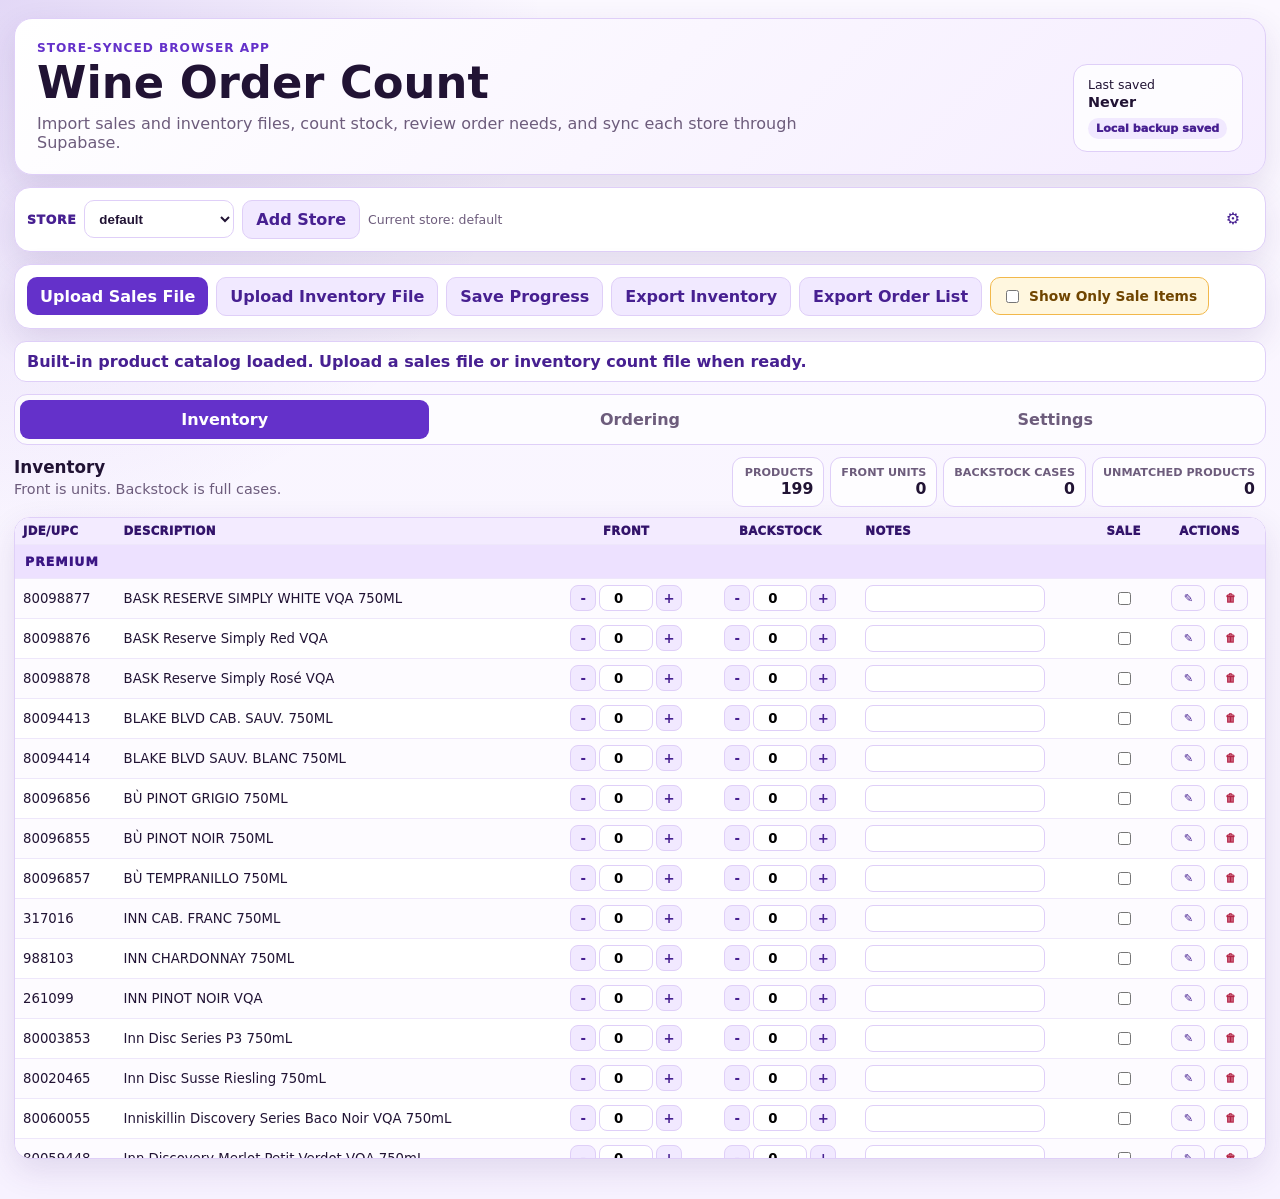
<file: index.html>
<!doctype html>
<html lang="en">
  <head>
    <meta charset="utf-8" />
    <meta name="viewport" content="width=device-width, initial-scale=1" />
    <meta name="theme-color" content="#6431ca" />
    <title>Wine Order Count</title>
    <link rel="stylesheet" href="styles.css" />
  </head>
  <body>
    <div class="app-shell">
      <header class="hero">
        <div>
          <p class="eyebrow">Store-synced browser app</p>
          <h1>Wine Order Count</h1>
          <p class="subtitle">
            Import sales and inventory files, count stock, review order needs,
            and sync each store through Supabase.
          </p>
        </div>
        <div class="save-card">
          <span>Last saved</span>
          <strong id="lastSavedText">Never</strong>
          <small id="syncStatusText">Local backup saved</small>
        </div>
      </header>

      <section class="store-bar card" aria-label="Store selector">
        <label for="storeSelect">Store</label>
        <select id="storeSelect"></select>
        <button id="addStoreButton" class="secondary-button">Add Store</button>
        <span id="currentStoreText" class="small-muted">Current store: default</span>
        <button id="settingsButton" class="ghost-button settings-gear" title="Settings" aria-label="Open settings">
          &#9881;
        </button>
      </section>

      <section class="toolbar card">
        <input id="salesFileInput" type="file" accept=".xlsx,.csv" hidden />
        <input id="inventoryFileInput" type="file" accept=".xlsx,.csv" hidden />
        <button id="uploadSalesButton" class="primary-button">
          Upload Sales File
        </button>
        <button id="uploadInventoryButton" class="secondary-button">
          Upload Inventory File
        </button>
        <button id="saveProgressButton" class="secondary-button">
          Save Progress
        </button>
        <button id="exportInventoryButton" class="secondary-button">
          Export Inventory
        </button>
        <button id="exportOrdersButton" class="secondary-button">
          Export Order List
        </button>
        <label class="toolbar-toggle" title="Show only products currently marked as on sale.">
          <input id="saleOnlyToggle" type="checkbox" />
          Show Only Sale Items
        </label>
      </section>

      <div id="statusBanner" class="status-banner" role="status">
        Built-in product catalog loaded. Upload a sales file or inventory count file when ready.
      </div>

      <nav class="tabs" aria-label="Main sections">
        <button class="tab-button active" data-tab="inventory">Inventory</button>
        <button class="tab-button" data-tab="ordering">Ordering</button>
        <button class="tab-button" data-tab="settings">Settings</button>
      </nav>

      <main>
        <section id="inventoryTab" class="tab-panel active">
          <div class="section-heading">
            <div>
              <h2>Inventory</h2>
              <p>Front is units. Backstock is full cases.</p>
            </div>
            <div id="inventorySummary" class="summary-grid"></div>
          </div>
          <div class="table-card">
            <div id="inventoryTable" class="table-wrap"></div>
          </div>
        </section>

        <section id="orderingTab" class="tab-panel">
          <div class="section-heading">
            <div>
              <h2>Ordering</h2>
              <p>Recommendations use recent sales and current stock.</p>
            </div>
            <div id="orderingSummary" class="summary-grid"></div>
          </div>
          <div class="ordering-actions">
            <button id="applyDeductionButton" class="secondary-button">
              Apply Sales Deduction
            </button>
            <span id="deductionStatus" class="small-muted"></span>
          </div>
          <div class="table-card">
            <div id="orderingTable" class="table-wrap"></div>
          </div>
          <details class="card unmatched-card">
            <summary>Unmatched sales rows</summary>
            <div id="unmatchedList" class="unmatched-list"></div>
          </details>
        </section>

        <section id="settingsTab" class="tab-panel">
          <div class="settings-grid">
            <section class="card">
              <h2>Data Management</h2>
              <button id="clearSalesButton" class="secondary-button danger">
                Clear prior sales data
              </button>
              <button id="clearInventoryButton" class="secondary-button danger">
                Clear inventory count data
              </button>
              <button id="clearSaleFlagsButton" class="secondary-button danger">
                Clear All Sale Flags
              </button>
              <button id="restoreDeletedItemsButton" class="secondary-button">
                Restore Deleted Inventory Items
              </button>
              <button id="clearAllButton" class="secondary-button danger">
                Clear all saved local data
              </button>
            </section>
            <section class="card">
              <h2>Export</h2>
              <button id="settingsExportInventoryButton" class="secondary-button">
                Export current inventory levels
              </button>
              <button id="settingsExportOrdersButton" class="secondary-button">
                Export current recommendations/order list
              </button>
              <p class="small-muted">
                All exports are generated in this browser as CSV files.
              </p>
            </section>
            <section class="card">
              <h2>Settings</h2>
              <label class="field-row">
                Target weeks of supply
                <input id="targetWeeksInput" type="number" min="0.5" step="0.5" />
              </label>
              <p class="small-muted">
                Saved locally first, then synced to Supabase for the selected store.
              </p>
            </section>
            <section class="card">
              <h2>Default Store</h2>
              <div class="default-store-display">
                <span>Current store</span>
                <strong id="settingsCurrentStoreText">default</strong>
              </div>
              <div class="default-store-display">
                <span>Default store</span>
                <strong id="defaultStoreText">None set</strong>
              </div>
              <button id="makeDefaultStoreButton" class="secondary-button">
                Make Current Store Default
              </button>
              <button id="clearDefaultStoreButton" class="secondary-button danger">
                Clear Default Store
              </button>
              <p class="small-muted">
                The default store only controls which store opens first. Data still saves under the selected store.
              </p>
            </section>
          </div>
        </section>
      </main>
    </div>

    <div id="toast" class="toast" aria-live="polite"></div>

    <script src="xlsx.full.min.js"></script>
    <script>
      if (!window.XLSX) {
        document.write(
          '<script src="https://cdn.jsdelivr.net/npm/xlsx@0.18.5/dist/xlsx.full.min.js"><\\/script>',
        );
      }
    </script>
    <script src="catalog.js"></script>
    <script src="app.js"></script>
  </body>
</html>
</file>
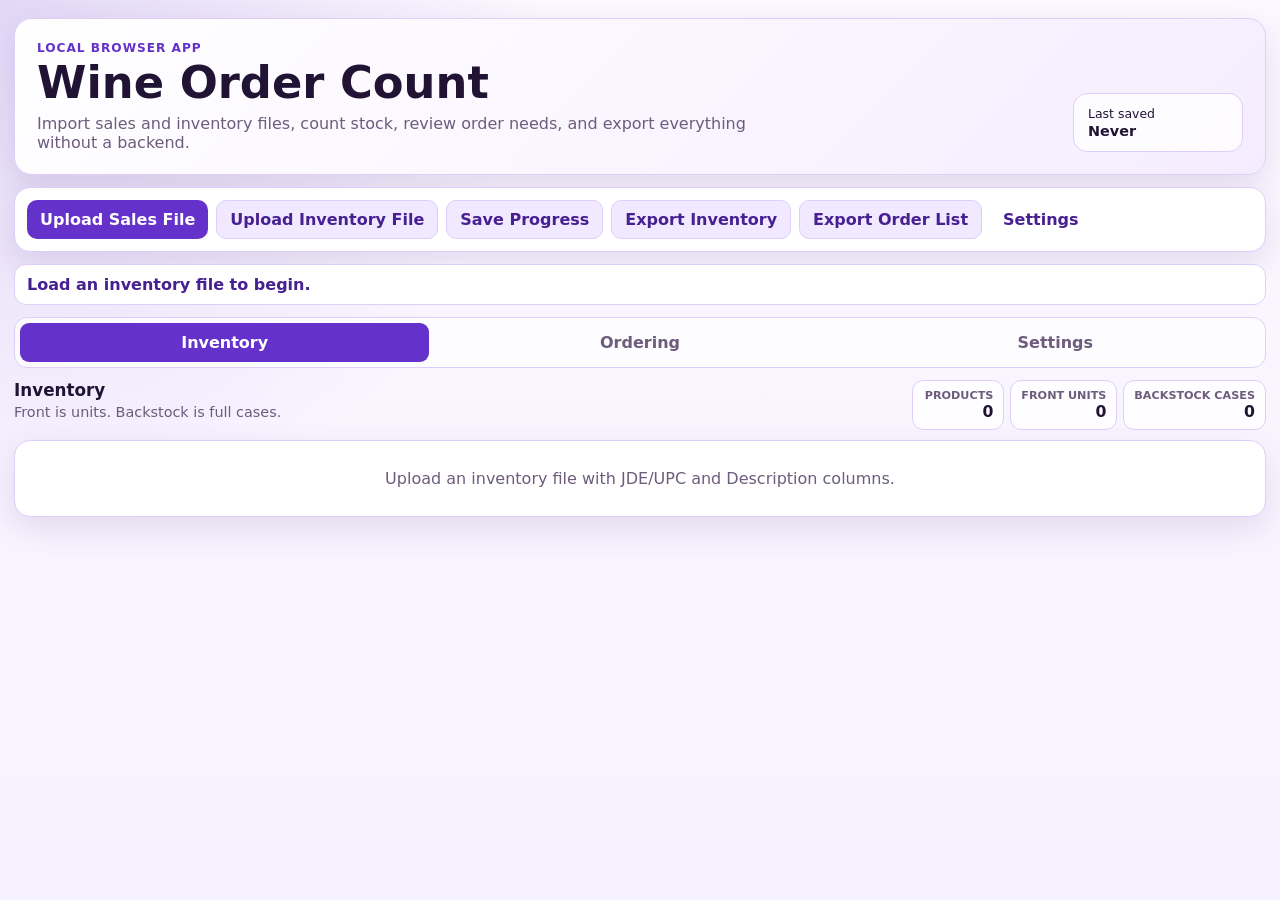
<file: docs/index.html>
<!doctype html>
<html lang="en">
  <head>
    <meta charset="utf-8" />
    <meta name="viewport" content="width=device-width, initial-scale=1" />
    <meta name="theme-color" content="#6431ca" />
    <title>Wine Order Count</title>
    <link rel="stylesheet" href="styles.css" />
  </head>
  <body>
    <div class="app-shell">
      <header class="hero">
        <div>
          <p class="eyebrow">Local browser app</p>
          <h1>Wine Order Count</h1>
          <p class="subtitle">
            Import sales and inventory files, count stock, review order needs,
            and export everything without a backend.
          </p>
        </div>
        <div class="save-card">
          <span>Last saved</span>
          <strong id="lastSavedText">Never</strong>
        </div>
      </header>

      <section class="toolbar card">
        <input id="salesFileInput" type="file" accept=".xlsx,.csv" hidden />
        <input id="inventoryFileInput" type="file" accept=".xlsx,.csv" hidden />
        <button id="uploadSalesButton" class="primary-button">
          Upload Sales File
        </button>
        <button id="uploadInventoryButton" class="secondary-button">
          Upload Inventory File
        </button>
        <button id="saveProgressButton" class="secondary-button">
          Save Progress
        </button>
        <button id="exportInventoryButton" class="secondary-button">
          Export Inventory
        </button>
        <button id="exportOrdersButton" class="secondary-button">
          Export Order List
        </button>
        <button id="settingsButton" class="ghost-button">Settings</button>
      </section>

      <div id="statusBanner" class="status-banner" role="status">
        Load an inventory file to begin.
      </div>

      <nav class="tabs" aria-label="Main sections">
        <button class="tab-button active" data-tab="inventory">Inventory</button>
        <button class="tab-button" data-tab="ordering">Ordering</button>
        <button class="tab-button" data-tab="settings">Settings</button>
      </nav>

      <main>
        <section id="inventoryTab" class="tab-panel active">
          <div class="section-heading">
            <div>
              <h2>Inventory</h2>
              <p>Front is units. Backstock is full cases.</p>
            </div>
            <div id="inventorySummary" class="summary-grid"></div>
          </div>
          <div class="table-card">
            <div id="inventoryTable" class="table-wrap"></div>
          </div>
        </section>

        <section id="orderingTab" class="tab-panel">
          <div class="section-heading">
            <div>
              <h2>Ordering</h2>
              <p>Recommendations use recent sales and current stock.</p>
            </div>
            <div id="orderingSummary" class="summary-grid"></div>
          </div>
          <div class="ordering-actions">
            <button id="applyDeductionButton" class="secondary-button">
              Apply Sales Deduction
            </button>
            <span id="deductionStatus" class="small-muted"></span>
          </div>
          <div class="table-card">
            <div id="orderingTable" class="table-wrap"></div>
          </div>
          <details class="card unmatched-card">
            <summary>Unmatched sales rows</summary>
            <div id="unmatchedList" class="unmatched-list"></div>
          </details>
        </section>

        <section id="settingsTab" class="tab-panel">
          <div class="settings-grid">
            <section class="card">
              <h2>Data Management</h2>
              <button id="clearSalesButton" class="secondary-button danger">
                Clear prior sales data
              </button>
              <button id="clearInventoryButton" class="secondary-button danger">
                Clear inventory count data
              </button>
              <button id="clearAllButton" class="secondary-button danger">
                Clear all saved local data
              </button>
            </section>
            <section class="card">
              <h2>Export</h2>
              <button id="settingsExportInventoryButton" class="secondary-button">
                Export current inventory levels
              </button>
              <button id="settingsExportOrdersButton" class="secondary-button">
                Export current recommendations/order list
              </button>
              <p class="small-muted">
                All exports are generated in this browser as CSV files.
              </p>
            </section>
            <section class="card">
              <h2>Settings</h2>
              <label class="field-row">
                Target weeks of supply
                <input id="targetWeeksInput" type="number" min="0.5" step="0.5" />
              </label>
              <p class="small-muted">
                Saved locally in this browser only. No cloud sync is used.
              </p>
            </section>
          </div>
        </section>
      </main>
    </div>

    <div id="toast" class="toast" aria-live="polite"></div>

    <script src="vendor/xlsx.full.min.js"></script>
    <script src="app.js"></script>
  </body>
</html>
</file>
<file: styles.css>
:root {
  --primary: #6431ca;
  --primary-dark: #472091;
  --primary-soft: #f1e9ff;
  --accent: #9d4edd;
  --surface: #fff;
  --surface-soft: #fbf8ff;
  --border: #dfcff8;
  --text: #211334;
  --muted: #6d5c7c;
  --danger: #b42345;
  --danger-soft: #fff1f3;
  --success: #137a3c;
  --success-soft: #e8f7ed;
  --warning-soft: #fff8df;
  --shadow: 0 12px 32px rgba(63, 32, 119, 0.12);
}

* {
  box-sizing: border-box;
}

body {
  margin: 0;
  min-height: 100vh;
  background:
    radial-gradient(circle at top left, rgba(100, 49, 202, 0.16), transparent 34rem),
    linear-gradient(180deg, #fbf8ff 0%, #f7f2ff 100%);
  color: var(--text);
  font-family:
    Inter, ui-sans-serif, system-ui, -apple-system, BlinkMacSystemFont, "Segoe UI",
    sans-serif;
}

button,
input {
  font: inherit;
}

button {
  cursor: pointer;
}

button:disabled {
  cursor: not-allowed;
  opacity: 0.55;
}

.app-shell {
  width: min(1280px, calc(100% - 28px));
  margin: 0 auto;
  padding: 18px 0 40px;
}

.hero {
  display: grid;
  grid-template-columns: 1fr auto;
  gap: 18px;
  align-items: end;
  padding: 22px;
  border: 1px solid var(--border);
  border-radius: 18px;
  background: linear-gradient(135deg, #ffffff 0%, #f5edff 100%);
  box-shadow: var(--shadow);
}

.eyebrow {
  margin: 0 0 6px;
  color: var(--primary);
  font-size: 0.76rem;
  font-weight: 900;
  letter-spacing: 0.08em;
  text-transform: uppercase;
}

h1,
h2 {
  margin: 0;
}

h1 {
  font-size: clamp(1.7rem, 4vw, 2.8rem);
  line-height: 1;
}

h2 {
  font-size: 1.05rem;
}

.subtitle,
.section-heading p,
.small-muted {
  color: var(--muted);
}

.subtitle {
  max-width: 760px;
  margin: 8px 0 0;
}

.save-card {
  min-width: 170px;
  padding: 12px 14px;
  border: 1px solid var(--border);
  border-radius: 14px;
  background: rgba(255, 255, 255, 0.8);
}

.save-card span,
.small-muted {
  display: block;
  font-size: 0.78rem;
}

.save-card strong {
  display: block;
  margin-top: 2px;
  font-size: 0.9rem;
}

.sync-status {
  display: inline-block;
  margin-top: 8px;
  border-radius: 999px;
  padding: 4px 8px;
  font-size: 0.7rem;
  font-weight: 950;
}

.sync-status.local {
  background: var(--primary-soft);
  color: var(--primary-dark);
}

.sync-status.syncing {
  background: var(--warning-soft);
  color: #765100;
}

.sync-status.synced {
  background: var(--success-soft);
  color: var(--success);
}

.sync-status.error {
  background: var(--danger-soft);
  color: var(--danger);
}

.card,
.table-card {
  border: 1px solid var(--border);
  border-radius: 16px;
  background: var(--surface);
  box-shadow: var(--shadow);
}

.store-bar,
.toolbar {
  display: flex;
  flex-wrap: wrap;
  align-items: center;
  gap: 8px;
  margin-top: 12px;
  padding: 12px;
}

.store-bar {
  justify-content: flex-start;
}

.settings-gear {
  margin-left: auto;
  min-width: 38px;
  border: 1px solid var(--border);
  background: white;
  font-size: 1rem;
  line-height: 1;
}

.settings-gear:hover {
  border-color: var(--primary);
  background: var(--primary-soft);
}

.store-bar label {
  color: var(--primary-dark);
  font-size: 0.78rem;
  font-weight: 950;
  letter-spacing: 0.05em;
  text-transform: uppercase;
}

.store-bar select {
  min-width: 150px;
  height: 38px;
  border: 1px solid var(--border);
  border-radius: 10px;
  padding: 0 10px;
  background: white;
  color: var(--text);
  font-weight: 900;
}

.toolbar-toggle {
  display: inline-flex;
  align-items: center;
  gap: 7px;
  min-height: 38px;
  border: 1px solid #f2b84b;
  border-radius: 10px;
  padding: 8px 11px;
  background: #fff7df;
  color: #704500;
  font-size: 0.86rem;
  font-weight: 900;
}

.primary-button,
.secondary-button,
.ghost-button {
  min-height: 38px;
  border: 0;
  border-radius: 10px;
  padding: 9px 13px;
  font-weight: 850;
}

.primary-button {
  background: var(--primary);
  color: white;
}

.secondary-button {
  border: 1px solid var(--border);
  background: var(--primary-soft);
  color: var(--primary-dark);
}

.ghost-button {
  background: transparent;
  color: var(--primary-dark);
}

.danger {
  border-color: #ffc2cf;
  background: var(--danger-soft);
  color: var(--danger);
}

.status-banner {
  margin: 12px 0;
  padding: 10px 12px;
  border: 1px solid var(--border);
  border-radius: 12px;
  background: #fff;
  color: var(--primary-dark);
  font-weight: 750;
}

.status-banner.error {
  border-color: #ffc2cf;
  background: var(--danger-soft);
  color: var(--danger);
}

.tabs {
  display: flex;
  gap: 6px;
  margin: 8px 0 12px;
  padding: 5px;
  border: 1px solid var(--border);
  border-radius: 13px;
  background: rgba(255, 255, 255, 0.74);
}

.tab-button {
  flex: 1;
  border: 0;
  border-radius: 9px;
  padding: 10px;
  background: transparent;
  color: var(--muted);
  font-weight: 900;
}

.tab-button.active {
  background: var(--primary);
  color: white;
}

.tab-panel {
  display: none;
}

.tab-panel.active {
  display: block;
}

.section-heading {
  display: grid;
  grid-template-columns: minmax(0, 1fr) auto;
  gap: 12px;
  align-items: start;
  margin-bottom: 10px;
}

.section-heading p {
  margin: 4px 0 0;
  font-size: 0.9rem;
}

.summary-grid {
  display: flex;
  flex-wrap: wrap;
  justify-content: flex-end;
  gap: 6px;
}

.metric {
  min-width: 92px;
  padding: 8px 10px;
  border: 1px solid var(--border);
  border-radius: 11px;
  background: rgba(255, 255, 255, 0.8);
  text-align: right;
}

.metric span {
  display: block;
  color: var(--muted);
  font-size: 0.7rem;
  font-weight: 800;
  text-transform: uppercase;
}

.metric strong {
  display: block;
  font-size: 0.98rem;
}

.table-card {
  overflow: hidden;
}

.table-wrap {
  overflow: auto;
  max-height: calc(100vh - 260px);
}

table {
  width: 100%;
  min-width: 1100px;
  border-collapse: collapse;
  background: white;
}

th,
td {
  padding: 6px 8px;
  border-bottom: 1px solid #eee7fb;
  font-size: 0.83rem;
  vertical-align: middle;
}

th {
  position: sticky;
  top: 0;
  z-index: 2;
  background: #f3ebff;
  color: #32136a;
  text-align: left;
  font-size: 0.73rem;
  font-weight: 950;
  letter-spacing: 0.03em;
  text-transform: uppercase;
}

tr:nth-child(even):not(.category-row) td {
  background: #fdfbff;
}

tr.sale-item-row,
tr.sale-item-row td,
tr.sale-item-row:nth-child(even):not(.category-row) td {
  background: #ffb6d5 !important;
}

tr.sale-item-row {
  border: 2px solid #ff4fa3;
  box-shadow: 0 0 0 1px rgba(255, 79, 163, 0.42), 0 4px 14px rgba(255, 79, 163, 0.22);
}

tr.sale-item-row td:first-child {
  border-left: 2px solid #ff4fa3;
}

tr.sale-item-row td:last-child {
  border-right: 2px solid #ff4fa3;
}

tr.sale-item-row:hover,
tr.sale-item-row:hover td {
  background: #ffa6cb !important;
}

tr.sale-item-row td,
tr.sale-item-row input,
tr.sale-item-row button,
tr.sale-item-row span,
tr.sale-item-row div {
  background-color: transparent !important;
}

tr.sale-item-row input,
tr.sale-item-row button {
  border-color: #d61f7b !important;
}

tr.sale-item-row .product-name-cell {
  color: #4d0a2a;
  font-weight: 950;
}

tr.sale-item-row .sale-badge {
  background: #b00063 !important;
}

.sale-badge {
  display: inline-block;
  float: right;
  margin-left: 8px;
  border: 1px solid #7a003f;
  border-radius: 999px;
  padding: 2px 8px;
  background: #b00063;
  color: white;
  font-size: 0.66rem;
  font-weight: 950;
  letter-spacing: 0.05em;
  vertical-align: middle;
  box-shadow: 0 2px 8px rgba(176, 0, 99, 0.28);
}

.category-row td {
  padding: 9px 10px;
  background: #ede1ff;
  color: #3b1684;
  font-size: 0.78rem;
  font-weight: 950;
  letter-spacing: 0.08em;
  text-transform: uppercase;
}

.number-cell,
.center-cell {
  text-align: center;
}

.desc-cell {
  max-width: 360px;
  overflow: hidden;
  text-overflow: ellipsis;
  white-space: nowrap;
}

.status-pill {
  display: inline-block;
  min-width: 92px;
  border-radius: 999px;
  padding: 4px 8px;
  text-align: center;
  font-size: 0.75rem;
  font-weight: 900;
}

.status-ok {
  background: var(--success-soft);
  color: var(--success);
}

.status-order {
  background: var(--danger-soft);
  color: var(--danger);
}

.status-unmatched {
  background: var(--warning-soft);
  color: #8a5b00;
}

.quantity-control {
  display: inline-grid;
  grid-template-columns: 26px 54px 26px;
  align-items: center;
  gap: 3px;
}

.quantity-control button {
  width: 26px;
  height: 26px;
  border: 1px solid var(--border);
  border-radius: 8px;
  background: var(--primary-soft);
  color: var(--primary-dark);
  font-weight: 900;
}

.quantity-control input,
.small-number,
.notes-input,
.field-row input {
  border: 1px solid var(--border);
  border-radius: 8px;
  background: white;
}

.quantity-control input {
  width: 54px;
  height: 26px;
  text-align: center;
  font-weight: 850;
}

.small-number {
  width: 62px;
  padding: 5px;
  text-align: center;
}

.notes-input {
  width: 180px;
  padding: 5px 7px;
}

.row-actions {
  white-space: nowrap;
}

.icon-action,
.action-button {
  min-width: 34px;
  height: 26px;
  border: 1px solid var(--border);
  border-radius: 8px;
  background: var(--surface-soft);
  color: var(--primary-dark);
  font-size: 0.7rem;
  font-weight: 900;
  line-height: 1;
  cursor: pointer;
}

.icon-action + .icon-action,
.action-button + .action-button {
  margin-left: 4px;
}

.icon-action:hover,
.action-button:hover {
  border-color: var(--primary);
  background: var(--primary-soft);
}

.danger-icon {
  color: var(--danger);
}

.danger-icon:hover {
  border-color: var(--danger);
  background: var(--danger-soft);
}

.save-action {
  background: var(--primary);
  border-color: var(--primary);
  color: white;
}

.edit-input {
  height: 28px;
  border: 1px solid var(--border);
  border-radius: 8px;
  padding: 4px 7px;
  color: var(--text);
  font: inherit;
  font-weight: 800;
}

.sku-edit-input {
  width: 118px;
}

.description-edit-input {
  width: min(420px, 100%);
}

.ordering-actions {
  display: flex;
  align-items: center;
  gap: 10px;
  margin-bottom: 10px;
}

.unmatched-card {
  margin-top: 12px;
  padding: 12px;
}

.unmatched-card summary {
  cursor: pointer;
  font-weight: 900;
  color: var(--primary-dark);
}

.unmatched-list {
  display: grid;
  gap: 6px;
  margin-top: 10px;
}

.unmatched-item {
  padding: 8px;
  border: 1px solid var(--border);
  border-radius: 10px;
  background: var(--surface-soft);
  font-size: 0.84rem;
}

.settings-grid {
  display: grid;
  grid-template-columns: repeat(3, minmax(0, 1fr));
  gap: 12px;
}

.settings-grid .card {
  display: grid;
  align-content: start;
  gap: 10px;
  padding: 14px;
}

.field-row {
  display: grid;
  gap: 6px;
  color: var(--muted);
  font-size: 0.85rem;
  font-weight: 850;
}

.field-row input {
  padding: 8px;
  color: var(--text);
}

.default-store-display {
  display: flex;
  align-items: center;
  justify-content: space-between;
  gap: 12px;
  border: 1px solid var(--border);
  border-radius: 10px;
  padding: 9px 10px;
  background: var(--surface-soft);
}

.default-store-display span {
  color: var(--muted);
  font-size: 0.75rem;
  font-weight: 900;
  text-transform: uppercase;
}

.default-store-display strong {
  color: var(--primary-dark);
  font-size: 0.92rem;
}

.toast {
  position: fixed;
  right: 18px;
  bottom: 18px;
  max-width: min(420px, calc(100vw - 36px));
  padding: 11px 14px;
  border-radius: 12px;
  background: var(--primary);
  color: white;
  box-shadow: var(--shadow);
  opacity: 0;
  transform: translateY(12px);
  pointer-events: none;
  transition: opacity 160ms ease, transform 160ms ease;
}

.toast.show {
  opacity: 1;
  transform: translateY(0);
}

.empty-state {
  padding: 28px;
  color: var(--muted);
  text-align: center;
}

@media (max-width: 860px) {
  .hero,
  .section-heading,
  .settings-grid {
    grid-template-columns: 1fr;
  }

  .summary-grid {
    justify-content: stretch;
  }

  .metric {
    flex: 1;
    text-align: left;
  }

  .table-wrap {
    max-height: none;
  }
}
</file>
<file: docs/styles.css>
:root {
  --primary: #6431ca;
  --primary-dark: #472091;
  --primary-soft: #f1e9ff;
  --accent: #9d4edd;
  --surface: #fff;
  --surface-soft: #fbf8ff;
  --border: #dfcff8;
  --text: #211334;
  --muted: #6d5c7c;
  --danger: #b42345;
  --danger-soft: #fff1f3;
  --success: #137a3c;
  --success-soft: #e8f7ed;
  --warning-soft: #fff8df;
  --shadow: 0 12px 32px rgba(63, 32, 119, 0.12);
}

* {
  box-sizing: border-box;
}

body {
  margin: 0;
  min-height: 100vh;
  background:
    radial-gradient(circle at top left, rgba(100, 49, 202, 0.16), transparent 34rem),
    linear-gradient(180deg, #fbf8ff 0%, #f7f2ff 100%);
  color: var(--text);
  font-family:
    Inter, ui-sans-serif, system-ui, -apple-system, BlinkMacSystemFont, "Segoe UI",
    sans-serif;
}

button,
input {
  font: inherit;
}

button {
  cursor: pointer;
}

button:disabled {
  cursor: not-allowed;
  opacity: 0.55;
}

.app-shell {
  width: min(1280px, calc(100% - 28px));
  margin: 0 auto;
  padding: 18px 0 40px;
}

.hero {
  display: grid;
  grid-template-columns: 1fr auto;
  gap: 18px;
  align-items: end;
  padding: 22px;
  border: 1px solid var(--border);
  border-radius: 18px;
  background: linear-gradient(135deg, #ffffff 0%, #f5edff 100%);
  box-shadow: var(--shadow);
}

.eyebrow {
  margin: 0 0 6px;
  color: var(--primary);
  font-size: 0.76rem;
  font-weight: 900;
  letter-spacing: 0.08em;
  text-transform: uppercase;
}

h1,
h2 {
  margin: 0;
}

h1 {
  font-size: clamp(1.7rem, 4vw, 2.8rem);
  line-height: 1;
}

h2 {
  font-size: 1.05rem;
}

.subtitle,
.section-heading p,
.small-muted {
  color: var(--muted);
}

.subtitle {
  max-width: 760px;
  margin: 8px 0 0;
}

.save-card {
  min-width: 170px;
  padding: 12px 14px;
  border: 1px solid var(--border);
  border-radius: 14px;
  background: rgba(255, 255, 255, 0.8);
}

.save-card span,
.small-muted {
  display: block;
  font-size: 0.78rem;
}

.save-card strong {
  display: block;
  margin-top: 2px;
  font-size: 0.9rem;
}

.card,
.table-card {
  border: 1px solid var(--border);
  border-radius: 16px;
  background: var(--surface);
  box-shadow: var(--shadow);
}

.toolbar {
  display: flex;
  flex-wrap: wrap;
  gap: 8px;
  margin-top: 12px;
  padding: 12px;
}

.primary-button,
.secondary-button,
.ghost-button {
  min-height: 38px;
  border: 0;
  border-radius: 10px;
  padding: 9px 13px;
  font-weight: 850;
}

.primary-button {
  background: var(--primary);
  color: white;
}

.secondary-button {
  border: 1px solid var(--border);
  background: var(--primary-soft);
  color: var(--primary-dark);
}

.ghost-button {
  background: transparent;
  color: var(--primary-dark);
}

.danger {
  border-color: #ffc2cf;
  background: var(--danger-soft);
  color: var(--danger);
}

.status-banner {
  margin: 12px 0;
  padding: 10px 12px;
  border: 1px solid var(--border);
  border-radius: 12px;
  background: #fff;
  color: var(--primary-dark);
  font-weight: 750;
}

.status-banner.error {
  border-color: #ffc2cf;
  background: var(--danger-soft);
  color: var(--danger);
}

.tabs {
  display: flex;
  gap: 6px;
  margin: 8px 0 12px;
  padding: 5px;
  border: 1px solid var(--border);
  border-radius: 13px;
  background: rgba(255, 255, 255, 0.74);
}

.tab-button {
  flex: 1;
  border: 0;
  border-radius: 9px;
  padding: 10px;
  background: transparent;
  color: var(--muted);
  font-weight: 900;
}

.tab-button.active {
  background: var(--primary);
  color: white;
}

.tab-panel {
  display: none;
}

.tab-panel.active {
  display: block;
}

.section-heading {
  display: grid;
  grid-template-columns: minmax(0, 1fr) auto;
  gap: 12px;
  align-items: start;
  margin-bottom: 10px;
}

.section-heading p {
  margin: 4px 0 0;
  font-size: 0.9rem;
}

.summary-grid {
  display: flex;
  flex-wrap: wrap;
  justify-content: flex-end;
  gap: 6px;
}

.metric {
  min-width: 92px;
  padding: 8px 10px;
  border: 1px solid var(--border);
  border-radius: 11px;
  background: rgba(255, 255, 255, 0.8);
  text-align: right;
}

.metric span {
  display: block;
  color: var(--muted);
  font-size: 0.7rem;
  font-weight: 800;
  text-transform: uppercase;
}

.metric strong {
  display: block;
  font-size: 0.98rem;
}

.table-card {
  overflow: hidden;
}

.table-wrap {
  overflow: auto;
  max-height: calc(100vh - 260px);
}

table {
  width: 100%;
  min-width: 980px;
  border-collapse: collapse;
  background: white;
}

th,
td {
  padding: 6px 8px;
  border-bottom: 1px solid #eee7fb;
  font-size: 0.83rem;
  vertical-align: middle;
}

th {
  position: sticky;
  top: 0;
  z-index: 2;
  background: #f3ebff;
  color: #32136a;
  text-align: left;
  font-size: 0.73rem;
  font-weight: 950;
  letter-spacing: 0.03em;
  text-transform: uppercase;
}

tr:nth-child(even):not(.category-row) td {
  background: #fdfbff;
}

.category-row td {
  padding: 9px 10px;
  background: #ede1ff;
  color: #3b1684;
  font-size: 0.78rem;
  font-weight: 950;
  letter-spacing: 0.08em;
  text-transform: uppercase;
}

.number-cell,
.center-cell {
  text-align: center;
}

.desc-cell {
  max-width: 360px;
  overflow: hidden;
  text-overflow: ellipsis;
  white-space: nowrap;
}

.status-pill {
  display: inline-block;
  min-width: 92px;
  border-radius: 999px;
  padding: 4px 8px;
  text-align: center;
  font-size: 0.75rem;
  font-weight: 900;
}

.status-ok {
  background: var(--success-soft);
  color: var(--success);
}

.status-order {
  background: var(--danger-soft);
  color: var(--danger);
}

.status-unmatched {
  background: var(--warning-soft);
  color: #8a5b00;
}

.quantity-control {
  display: inline-grid;
  grid-template-columns: 26px 54px 26px;
  align-items: center;
  gap: 3px;
}

.quantity-control button {
  width: 26px;
  height: 26px;
  border: 1px solid var(--border);
  border-radius: 8px;
  background: var(--primary-soft);
  color: var(--primary-dark);
  font-weight: 900;
}

.quantity-control input,
.small-number,
.notes-input,
.field-row input {
  border: 1px solid var(--border);
  border-radius: 8px;
  background: white;
}

.quantity-control input {
  width: 54px;
  height: 26px;
  text-align: center;
  font-weight: 850;
}

.small-number {
  width: 62px;
  padding: 5px;
  text-align: center;
}

.notes-input {
  width: 180px;
  padding: 5px 7px;
}

.ordering-actions {
  display: flex;
  align-items: center;
  gap: 10px;
  margin-bottom: 10px;
}

.unmatched-card {
  margin-top: 12px;
  padding: 12px;
}

.unmatched-card summary {
  cursor: pointer;
  font-weight: 900;
  color: var(--primary-dark);
}

.unmatched-list {
  display: grid;
  gap: 6px;
  margin-top: 10px;
}

.unmatched-item {
  padding: 8px;
  border: 1px solid var(--border);
  border-radius: 10px;
  background: var(--surface-soft);
  font-size: 0.84rem;
}

.settings-grid {
  display: grid;
  grid-template-columns: repeat(3, minmax(0, 1fr));
  gap: 12px;
}

.settings-grid .card {
  display: grid;
  align-content: start;
  gap: 10px;
  padding: 14px;
}

.field-row {
  display: grid;
  gap: 6px;
  color: var(--muted);
  font-size: 0.85rem;
  font-weight: 850;
}

.field-row input {
  padding: 8px;
  color: var(--text);
}

.toast {
  position: fixed;
  right: 18px;
  bottom: 18px;
  max-width: min(420px, calc(100vw - 36px));
  padding: 11px 14px;
  border-radius: 12px;
  background: var(--primary);
  color: white;
  box-shadow: var(--shadow);
  opacity: 0;
  transform: translateY(12px);
  pointer-events: none;
  transition: opacity 160ms ease, transform 160ms ease;
}

.toast.show {
  opacity: 1;
  transform: translateY(0);
}

.empty-state {
  padding: 28px;
  color: var(--muted);
  text-align: center;
}

@media (max-width: 860px) {
  .hero,
  .section-heading,
  .settings-grid {
    grid-template-columns: 1fr;
  }

  .summary-grid {
    justify-content: stretch;
  }

  .metric {
    flex: 1;
    text-align: left;
  }

  .table-wrap {
    max-height: none;
  }
}
</file>
